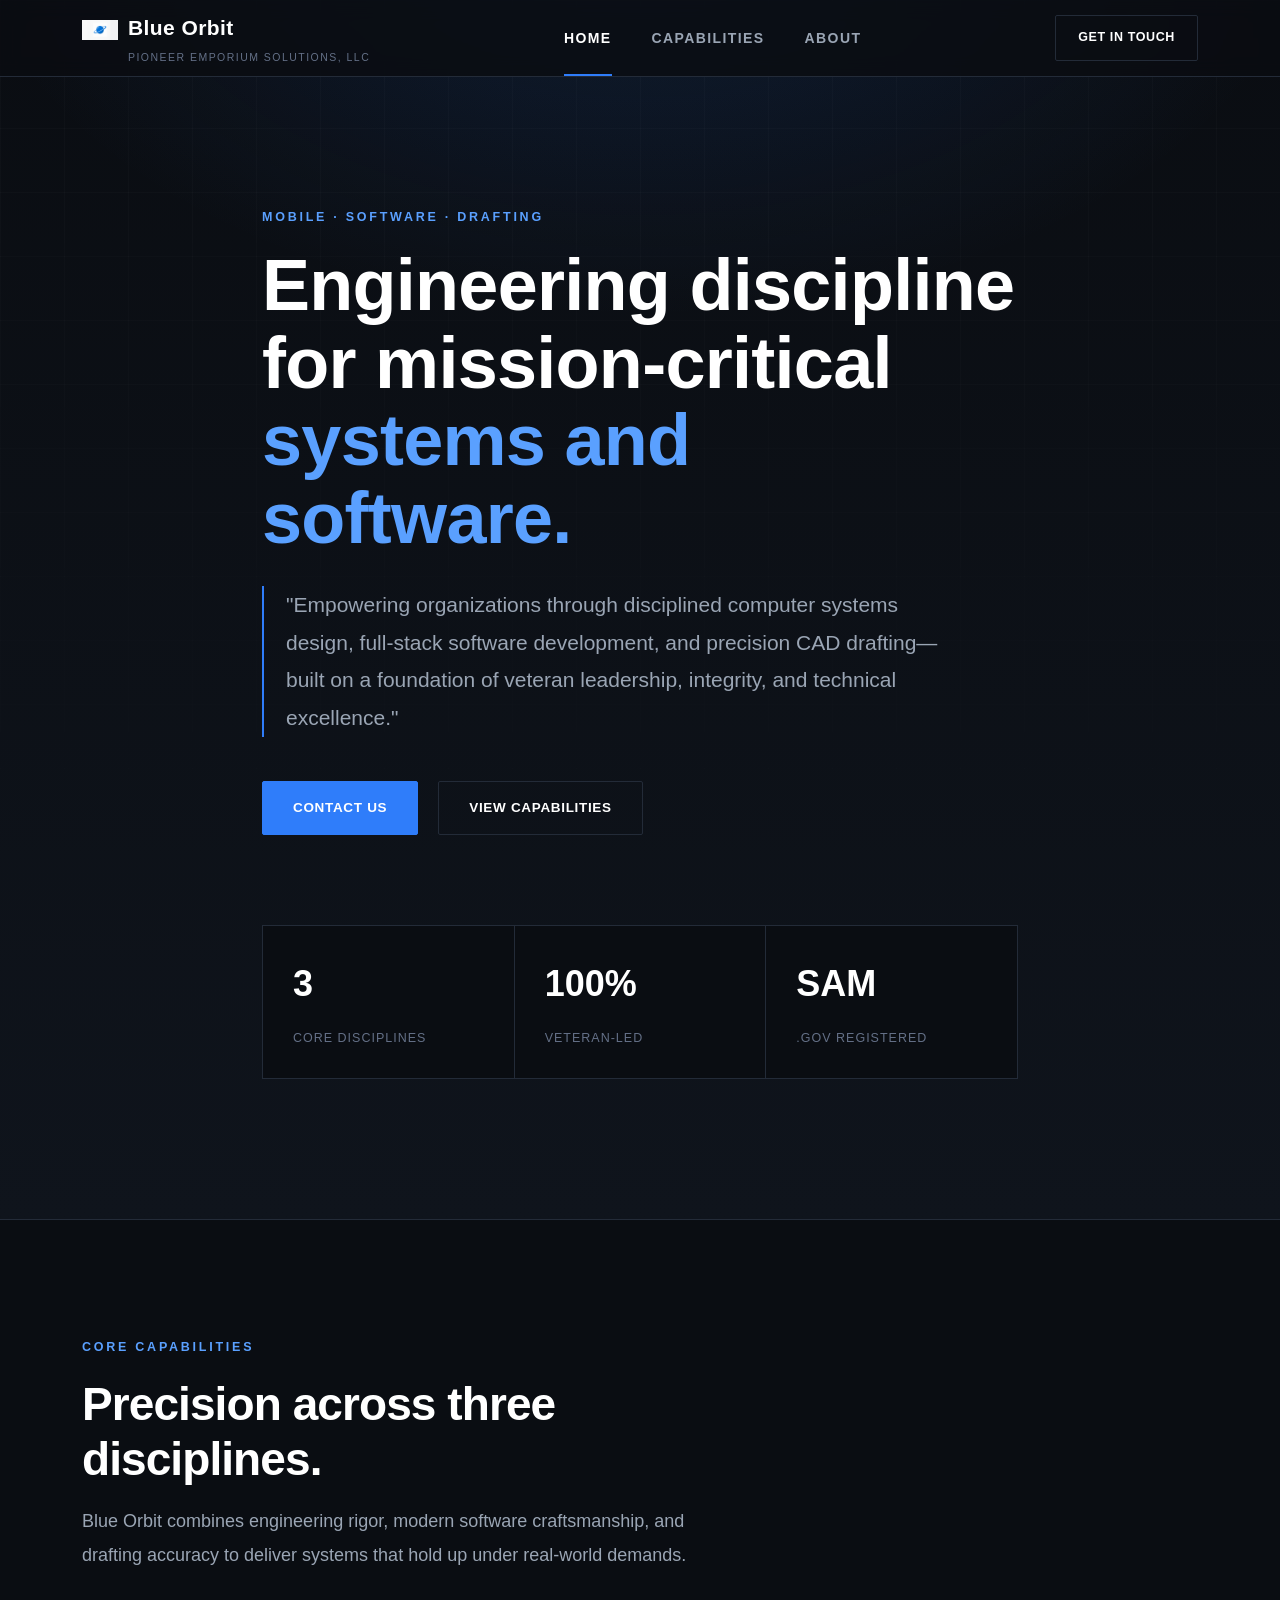
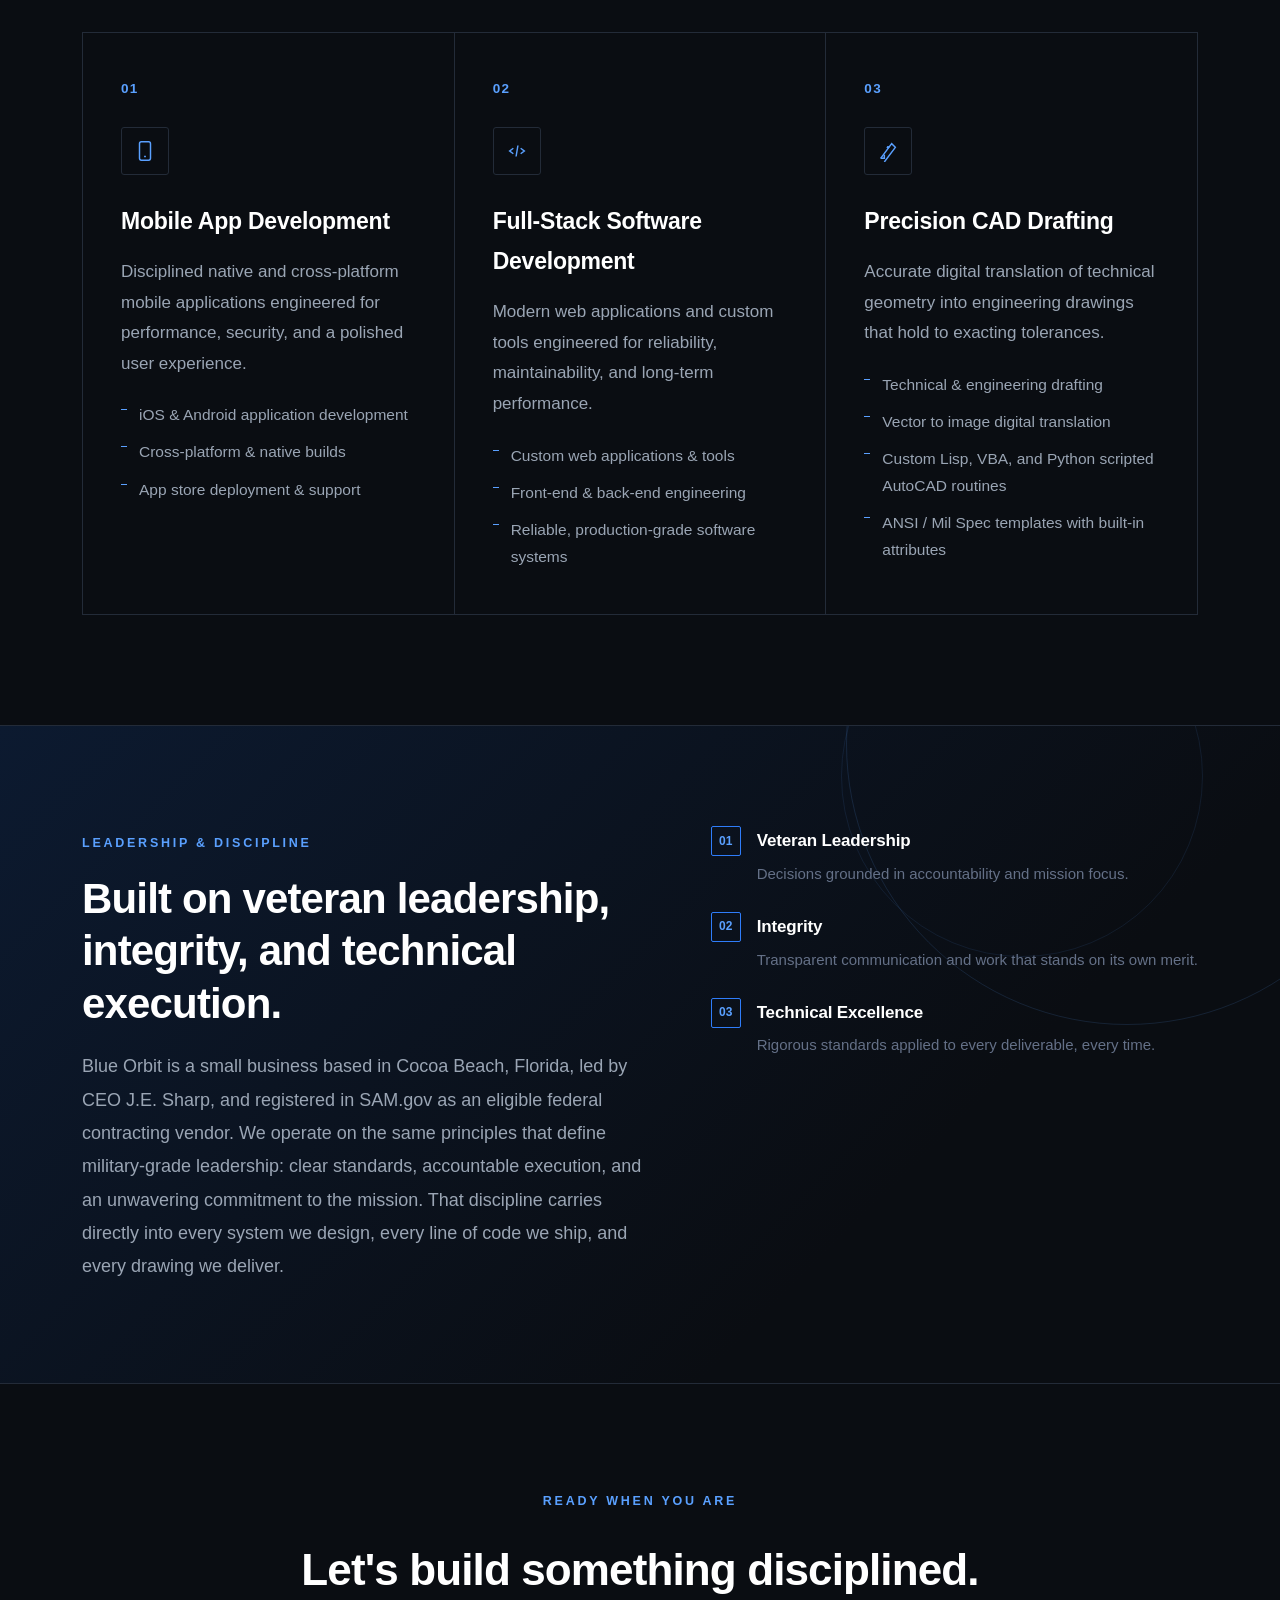
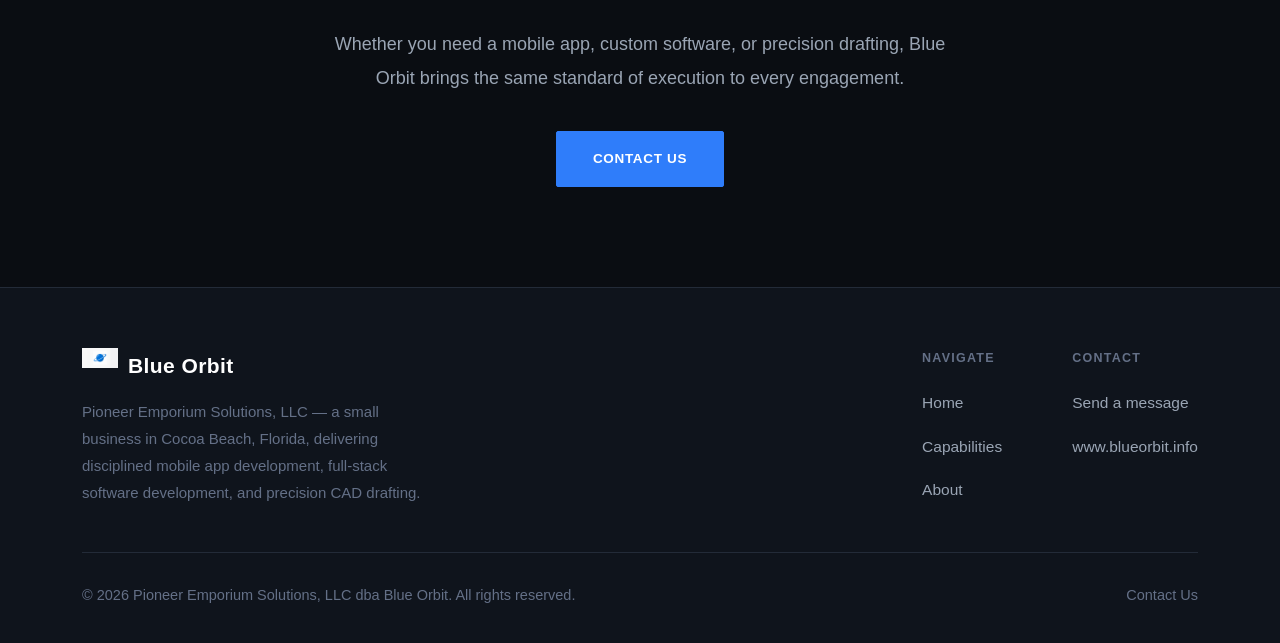
<file: index.html>
<!DOCTYPE html>
<html lang="en">
<head>
<meta charset="UTF-8">
<meta name="viewport" content="width=device-width, initial-scale=1.0">
<title>Blue Orbit | Mobile App Development, Software Development &amp; CAD Drafting</title>
<meta name="description" content="Blue Orbit (Pioneer Emporium Solutions, LLC) is a veteran-led, SAM.gov-registered small business in Cocoa Beach, Florida delivering disciplined mobile app development, full-stack software development, and precision CAD drafting.">
<link rel="icon" href="favicon.png" type="image/png">
<link rel="apple-touch-icon" href="favicon.png">
<link rel="stylesheet" href="styles.css">
</head>
<body>

<header class="site-header">
  <div class="container navbar">
    <a href="index.html" class="brand">
      <span class="brand-mark"><img src="favicon.png" alt=""></span>
      <span>
        Blue Orbit
        <span class="brand-name-sub">Pioneer Emporium Solutions, LLC</span>
      </span>
    </a>

    <nav class="nav-links" id="navLinks">
      <a href="index.html" class="active">Home</a>
      <a href="index.html#capabilities">Capabilities</a>
      <a href="about.html">About</a>
    </nav>

    <div class="nav-cta">
      <a href="about.html#contact" class="btn btn-outline btn-sm">Get in Touch</a>
      <button class="menu-toggle" id="menuToggle" aria-label="Toggle navigation menu" aria-expanded="false">
        <span></span><span></span><span></span>
      </button>
    </div>
  </div>
</header>

<main>

  <section class="hero">
    <div class="container hero-inner">
      <span class="eyebrow">Mobile &middot; Software &middot; Drafting</span>
      <h1>Engineering discipline for mission-critical <span>systems and software.</span></h1>
      <p class="hero-mission">
        "Empowering organizations through disciplined computer systems design, full-stack software development, and precision CAD drafting&mdash;built on a foundation of veteran leadership, integrity, and technical excellence."
      </p>
      <div class="hero-actions">
        <a href="about.html#contact" class="btn btn-primary">Contact Us</a>
        <a href="#capabilities" class="btn btn-outline">View Capabilities</a>
      </div>
      <div class="hero-stats">
        <div class="hero-stat">
          <span class="num">3</span>
          <span class="label">Core Disciplines</span>
        </div>
        <div class="hero-stat">
          <span class="num">100%</span>
          <span class="label">Veteran-Led</span>
        </div>
        <div class="hero-stat">
          <span class="num">SAM</span>
          <span class="label">.gov Registered</span>
        </div>
      </div>
    </div>
  </section>

  <section id="capabilities">
    <div class="container">
      <div class="section-header">
        <span class="eyebrow">Core Capabilities</span>
        <h2>Precision across three disciplines.</h2>
        <p>Blue Orbit combines engineering rigor, modern software craftsmanship, and drafting accuracy to deliver systems that hold up under real-world demands.</p>
      </div>

      <div class="card-grid">
        <div class="card">
          <div class="card-index">01</div>
          <div class="card-icon" aria-hidden="true">
            <svg width="22" height="22" viewBox="0 0 24 24" fill="none" stroke="currentColor" stroke-width="1.6"><rect x="6" y="2" width="12" height="20" rx="2"/><path d="M11 18h2"/></svg>
          </div>
          <h3>Mobile App Development</h3>
          <p>Disciplined native and cross-platform mobile applications engineered for performance, security, and a polished user experience.</p>
          <ul class="card-list">
            <li>iOS &amp; Android application development</li>
            <li>Cross-platform &amp; native builds</li>
            <li>App store deployment &amp; support</li>
          </ul>
        </div>

        <div class="card">
          <div class="card-index">02</div>
          <div class="card-icon" aria-hidden="true">
            <svg width="22" height="22" viewBox="0 0 24 24" fill="none" stroke="currentColor" stroke-width="1.6"><path d="M8 9l-4 3 4 3M16 9l4 3-4 3M13 6l-2 12"/></svg>
          </div>
          <h3>Full-Stack Software Development</h3>
          <p>Modern web applications and custom tools engineered for reliability, maintainability, and long-term performance.</p>
          <ul class="card-list">
            <li>Custom web applications &amp; tools</li>
            <li>Front-end &amp; back-end engineering</li>
            <li>Reliable, production-grade software systems</li>
          </ul>
        </div>

        <div class="card">
          <div class="card-index">03</div>
          <div class="card-icon" aria-hidden="true">
            <svg width="22" height="22" viewBox="0 0 24 24" fill="none" stroke="currentColor" stroke-width="1.6"><path d="M4 20L16 4l4 4L8 24"/><circle cx="12" cy="8" r="1.4" fill="currentColor" stroke="none"/><path d="M4 20h4v-4"/></svg>
          </div>
          <h3>Precision CAD Drafting</h3>
          <p>Accurate digital translation of technical geometry into engineering drawings that hold to exacting tolerances.</p>
          <ul class="card-list">
            <li>Technical &amp; engineering drafting</li>
            <li>Vector to image digital translation</li>
            <li>Custom Lisp, VBA, and Python scripted AutoCAD routines</li>
            <li>ANSI / Mil Spec templates with built-in attributes</li>
          </ul>
        </div>
      </div>
    </div>
  </section>

  <section class="banner">
    <div class="container banner-inner">
      <div class="banner-copy">
        <span class="eyebrow">Leadership &amp; Discipline</span>
        <h2>Built on veteran leadership, integrity, and technical execution.</h2>
        <p>Blue Orbit is a small business based in Cocoa Beach, Florida, led by CEO J.E. Sharp, and registered in SAM.gov as an eligible federal contracting vendor. We operate on the same principles that define military-grade leadership: clear standards, accountable execution, and an unwavering commitment to the mission. That discipline carries directly into every system we design, every line of code we ship, and every drawing we deliver.</p>
      </div>
      <div class="banner-pillars">
        <div class="pillar">
          <div class="pillar-mark">01</div>
          <div>
            <h4>Veteran Leadership</h4>
            <p>Decisions grounded in accountability and mission focus.</p>
          </div>
        </div>
        <div class="pillar">
          <div class="pillar-mark">02</div>
          <div>
            <h4>Integrity</h4>
            <p>Transparent communication and work that stands on its own merit.</p>
          </div>
        </div>
        <div class="pillar">
          <div class="pillar-mark">03</div>
          <div>
            <h4>Technical Excellence</h4>
            <p>Rigorous standards applied to every deliverable, every time.</p>
          </div>
        </div>
      </div>
    </div>
  </section>

  <section class="cta-band">
    <div class="container">
      <span class="eyebrow">Ready When You Are</span>
      <h2>Let's build something disciplined.</h2>
      <p>Whether you need a mobile app, custom software, or precision drafting, Blue Orbit brings the same standard of execution to every engagement.</p>
      <a href="about.html#contact" class="btn btn-primary">Contact Us</a>
    </div>
  </section>

</main>

<footer class="site-footer">
  <div class="container">
    <div class="footer-top">
      <div class="footer-brand">
        <a href="index.html" class="brand">
          <span class="brand-mark"><img src="favicon.png" alt=""></span>
          <span>Blue Orbit</span>
        </a>
        <p>Pioneer Emporium Solutions, LLC &mdash; a small business in Cocoa Beach, Florida, delivering disciplined mobile app development, full-stack software development, and precision CAD drafting.</p>
      </div>
      <div class="footer-cols">
        <div class="footer-col">
          <h5>Navigate</h5>
          <ul>
            <li><a href="index.html">Home</a></li>
            <li><a href="index.html#capabilities">Capabilities</a></li>
            <li><a href="about.html">About</a></li>
          </ul>
        </div>
        <div class="footer-col">
          <h5>Contact</h5>
          <ul>
            <li><a href="about.html#contact">Send a message</a></li>
            <li><a href="https://www.blueorbit.info">www.blueorbit.info</a></li>
          </ul>
        </div>
      </div>
    </div>
    <div class="footer-bottom">
      <span>&copy; 2026 Pioneer Emporium Solutions, LLC dba Blue Orbit. All rights reserved.</span>
      <a href="about.html#contact">Contact Us</a>
    </div>
  </div>
</footer>

<script src="script.js"></script>
</body>
</html>
</file>
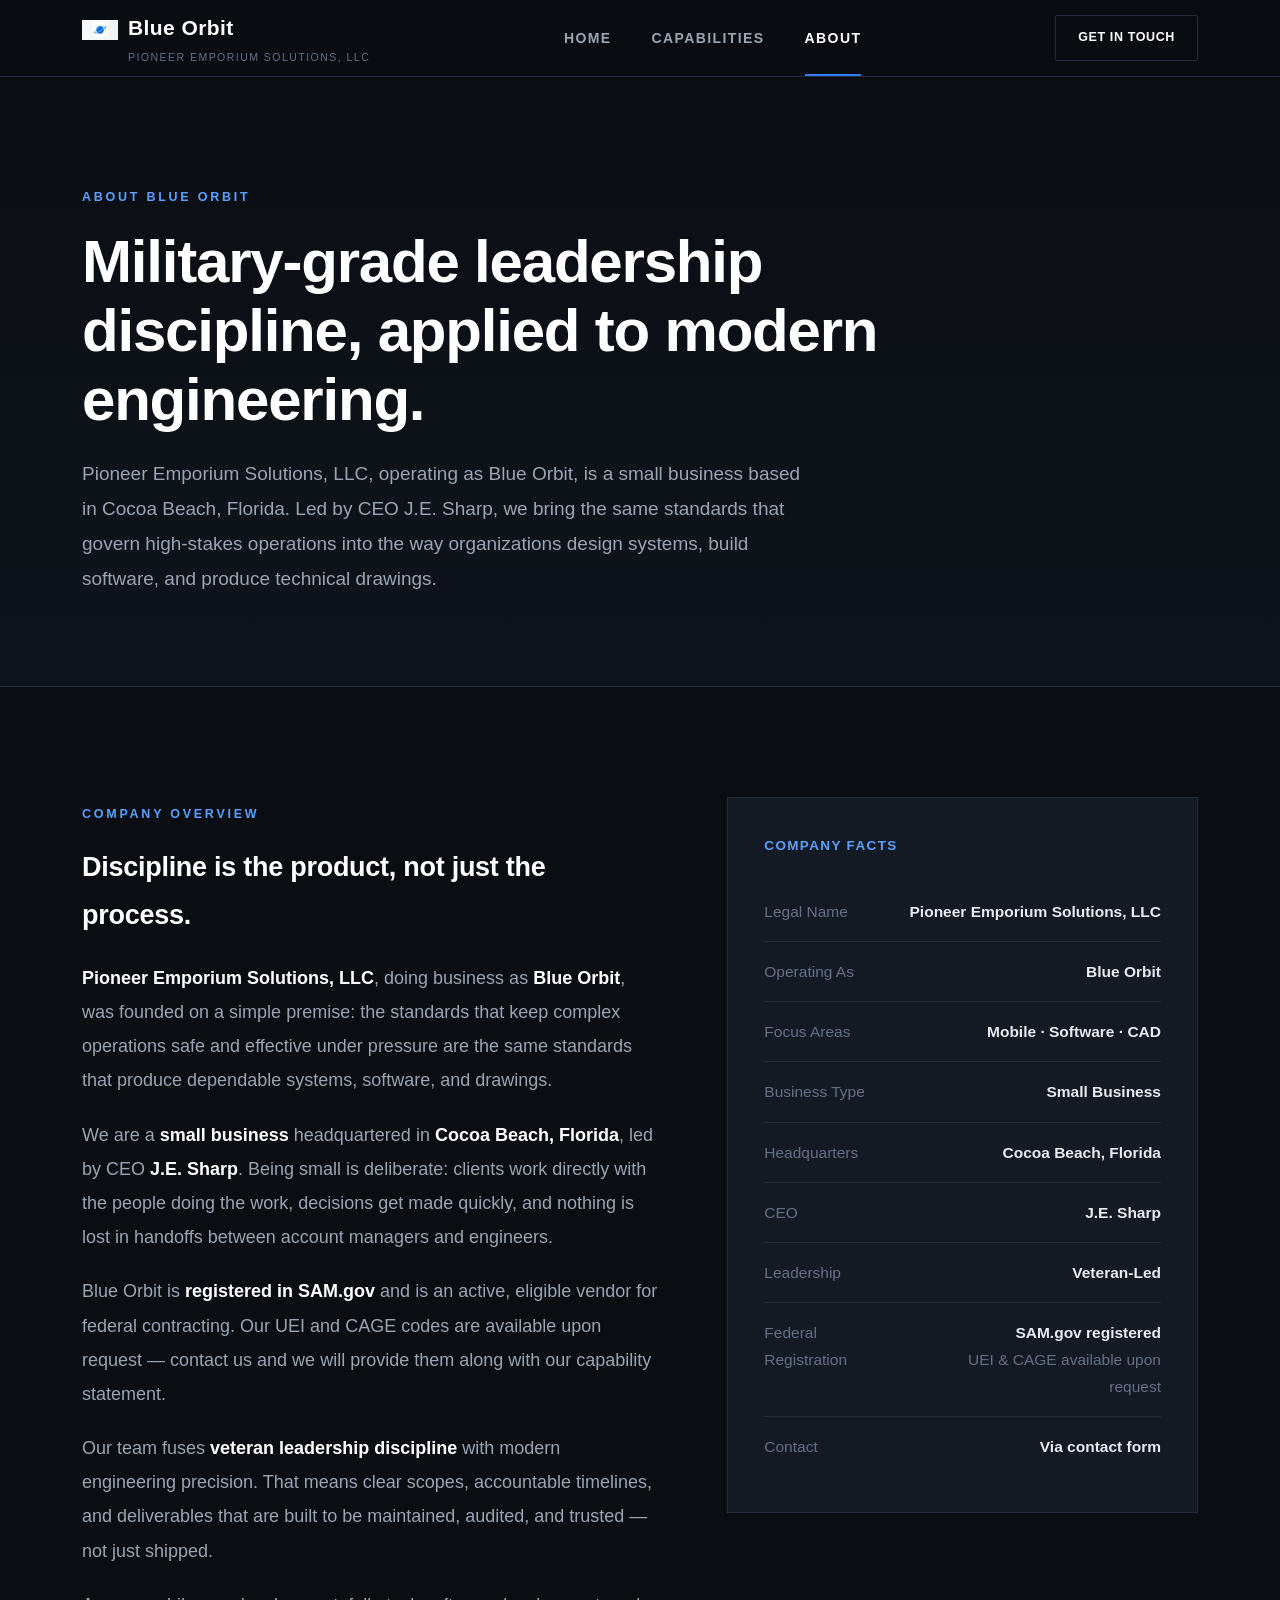
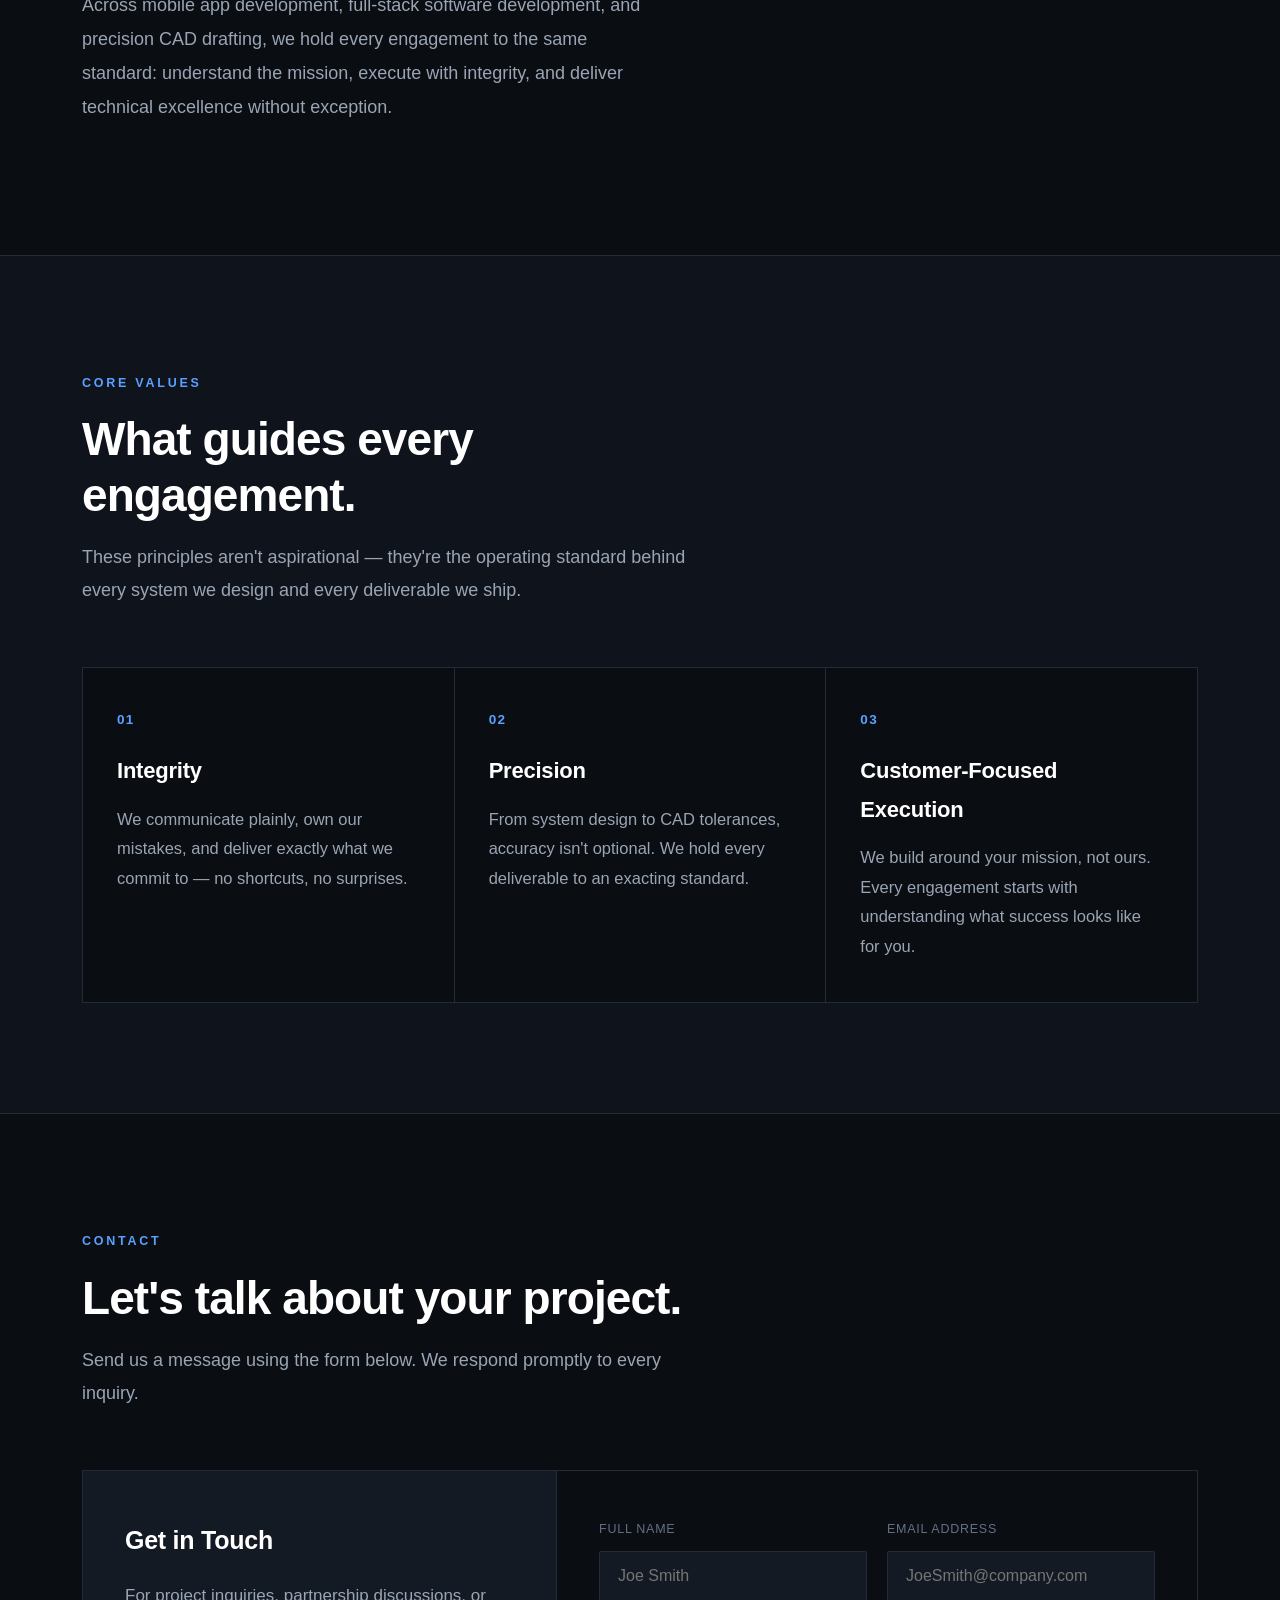
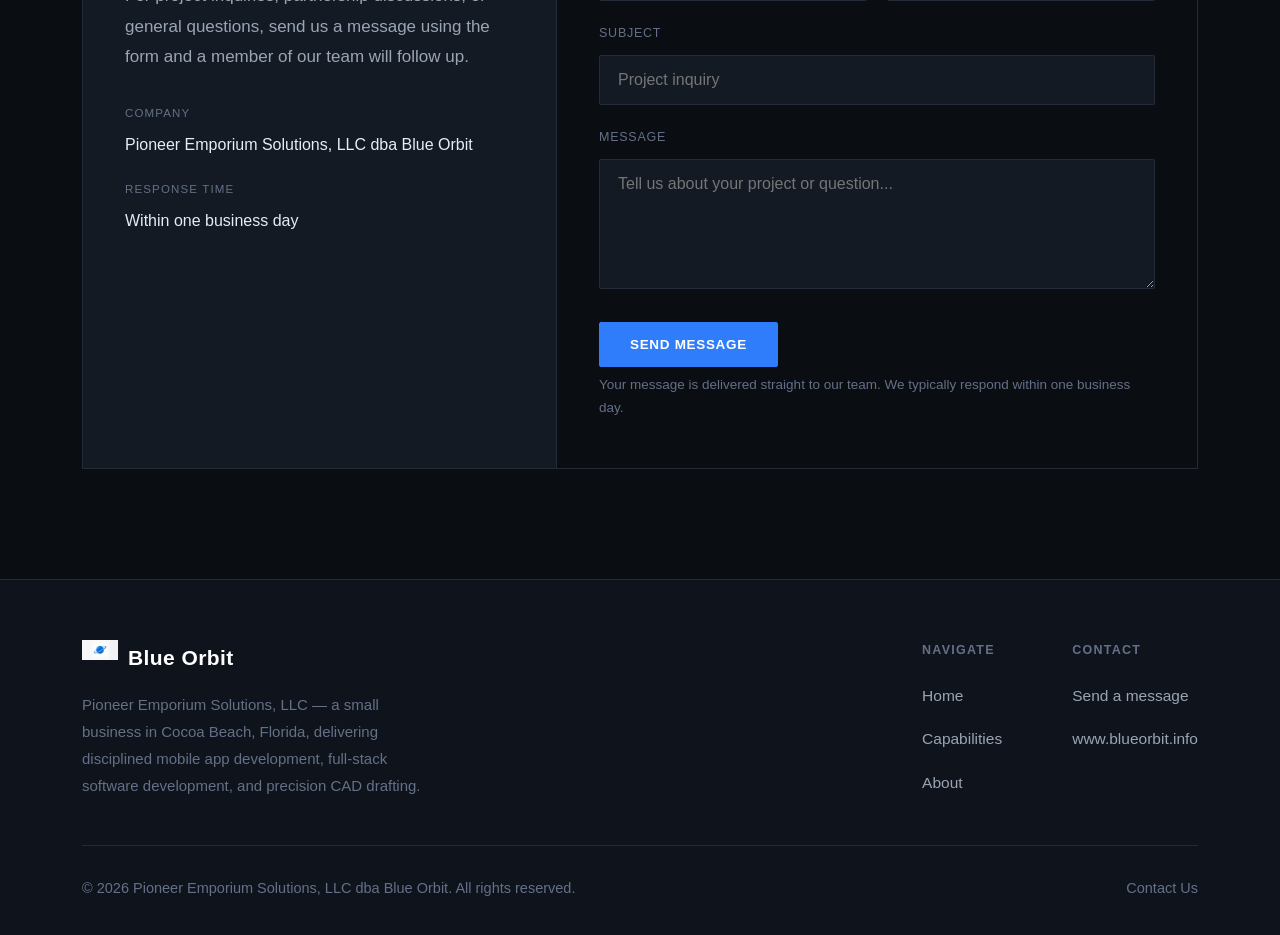
<file: about.html>
<!DOCTYPE html>
<html lang="en">
<head>
<meta charset="UTF-8">
<meta name="viewport" content="width=device-width, initial-scale=1.0">
<title>About &amp; Contact | Blue Orbit</title>
<meta name="description" content="Blue Orbit (Pioneer Emporium Solutions, LLC) is a veteran-led, SAM.gov-registered small business in Cocoa Beach, Florida, led by CEO J.E. Sharp — mobile app development, software development, and precision CAD drafting.">
<link rel="icon" href="favicon.png" type="image/png">
<link rel="apple-touch-icon" href="favicon.png">
<link rel="stylesheet" href="styles.css">
</head>
<body>

<header class="site-header">
  <div class="container navbar">
    <a href="index.html" class="brand">
      <span class="brand-mark"><img src="favicon.png" alt=""></span>
      <span>
        Blue Orbit
        <span class="brand-name-sub">Pioneer Emporium Solutions, LLC</span>
      </span>
    </a>

    <nav class="nav-links" id="navLinks">
      <a href="index.html">Home</a>
      <a href="index.html#capabilities">Capabilities</a>
      <a href="about.html" class="active">About</a>
    </nav>

    <div class="nav-cta">
      <a href="about.html#contact" class="btn btn-outline btn-sm">Get in Touch</a>
      <button class="menu-toggle" id="menuToggle" aria-label="Toggle navigation menu" aria-expanded="false">
        <span></span><span></span><span></span>
      </button>
    </div>
  </div>
</header>

<main>

  <section class="page-hero">
    <div class="container">
      <span class="eyebrow">About Blue Orbit</span>
      <h1>Military-grade leadership discipline, applied to modern engineering.</h1>
      <p>Pioneer Emporium Solutions, LLC, operating as Blue Orbit, is a small business based in Cocoa Beach, Florida. Led by CEO J.E. Sharp, we bring the same standards that govern high-stakes operations into the way organizations design systems, build software, and produce technical drawings.</p>
    </div>
  </section>

  <section>
    <div class="container overview">
      <div class="overview-copy">
        <span class="eyebrow">Company Overview</span>
        <h2 style="margin-bottom: 22px;">Discipline is the product, not just the process.</h2>
        <p><strong>Pioneer Emporium Solutions, LLC</strong>, doing business as <strong>Blue Orbit</strong>, was founded on a simple premise: the standards that keep complex operations safe and effective under pressure are the same standards that produce dependable systems, software, and drawings.</p>
        <p>We are a <strong>small business</strong> headquartered in <strong>Cocoa Beach, Florida</strong>, led by CEO <strong>J.E. Sharp</strong>. Being small is deliberate: clients work directly with the people doing the work, decisions get made quickly, and nothing is lost in handoffs between account managers and engineers.</p>
        <p>Blue Orbit is <strong>registered in SAM.gov</strong> and is an active, eligible vendor for federal contracting. Our UEI and CAGE codes are available upon request &mdash; contact us and we will provide them along with our capability statement.</p>
        <p>Our team fuses <strong>veteran leadership discipline</strong> with modern engineering precision. That means clear scopes, accountable timelines, and deliverables that are built to be maintained, audited, and trusted &mdash; not just shipped.</p>
        <p>Across mobile app development, full-stack software development, and precision CAD drafting, we hold every engagement to the same standard: understand the mission, execute with integrity, and deliver technical excellence without exception.</p>
      </div>

      <div class="fact-panel">
        <h4>Company Facts</h4>
        <div class="fact-row">
          <span class="k">Legal Name</span>
          <span class="v">Pioneer Emporium Solutions, LLC</span>
        </div>
        <div class="fact-row">
          <span class="k">Operating As</span>
          <span class="v">Blue Orbit</span>
        </div>
        <div class="fact-row">
          <span class="k">Focus Areas</span>
          <span class="v">Mobile &middot; Software &middot; CAD</span>
        </div>
        <div class="fact-row">
          <span class="k">Business Type</span>
          <span class="v">Small Business</span>
        </div>
        <div class="fact-row">
          <span class="k">Headquarters</span>
          <span class="v">Cocoa Beach, Florida</span>
        </div>
        <div class="fact-row">
          <span class="k">CEO</span>
          <span class="v">J.E. Sharp</span>
        </div>
        <div class="fact-row">
          <span class="k">Leadership</span>
          <span class="v">Veteran-Led</span>
        </div>
        <div class="fact-row">
          <span class="k">Federal Registration</span>
          <span class="v">SAM.gov registered<br><span style="font-weight: 400; color: var(--color-text-faint);">UEI &amp; CAGE available upon request</span></span>
        </div>
        <div class="fact-row">
          <span class="k">Contact</span>
          <span class="v">Via contact form</span>
        </div>
      </div>
    </div>
  </section>

  <section class="section-alt">
    <div class="container">
      <div class="section-header">
        <span class="eyebrow">Core Values</span>
        <h2>What guides every engagement.</h2>
        <p>These principles aren't aspirational &mdash; they're the operating standard behind every system we design and every deliverable we ship.</p>
      </div>

      <div class="values-grid">
        <div class="value-card">
          <div class="num">01</div>
          <h3>Integrity</h3>
          <p>We communicate plainly, own our mistakes, and deliver exactly what we commit to &mdash; no shortcuts, no surprises.</p>
        </div>
        <div class="value-card">
          <div class="num">02</div>
          <h3>Precision</h3>
          <p>From system design to CAD tolerances, accuracy isn't optional. We hold every deliverable to an exacting standard.</p>
        </div>
        <div class="value-card">
          <div class="num">03</div>
          <h3>Customer-Focused Execution</h3>
          <p>We build around your mission, not ours. Every engagement starts with understanding what success looks like for you.</p>
        </div>
      </div>
    </div>
  </section>

  <section id="contact">
    <div class="container">
      <div class="section-header">
        <span class="eyebrow">Contact</span>
        <h2>Let's talk about your project.</h2>
        <p>Send us a message using the form below. We respond promptly to every inquiry.</p>
      </div>

      <div class="contact-wrap">
        <div class="contact-card">
          <h3>Get in Touch</h3>
          <p>For project inquiries, partnership discussions, or general questions, send us a message using the form and a member of our team will follow up.</p>
          <div class="contact-meta">
            <div class="contact-meta-item">
              <span class="k">Company</span>
              <span class="v">Pioneer Emporium Solutions, LLC dba Blue Orbit</span>
            </div>
            <div class="contact-meta-item">
              <span class="k">Response Time</span>
              <span class="v">Within one business day</span>
            </div>
          </div>
        </div>

        <form class="contact-form" id="contactForm" action="https://formsubmit.co/business@blueorbit.info" method="POST">
          <!-- FormSubmit configuration -->
          <input type="hidden" name="_subject" value="New inquiry from blueorbit.info">
          <input type="hidden" name="_template" value="table">
          <input type="hidden" name="_captcha" value="false">
          <input type="hidden" name="_next" value="https://blueorbit.info/thanks.html">
          <!-- Honeypot: bots fill this in, humans never see it -->
          <input type="text" name="_honey" style="display:none" tabindex="-1" autocomplete="off">

          <div class="form-row">
            <div class="field">
              <label for="name">Full Name</label>
              <input type="text" id="name" name="name" placeholder="Joe Smith" required>
            </div>
            <div class="field">
              <label for="email">Email Address</label>
              <input type="email" id="email" name="email" placeholder="JoeSmith@company.com" required>
            </div>
          </div>
          <div class="field">
            <label for="subject">Subject</label>
            <input type="text" id="subject" name="subject" placeholder="Project inquiry">
          </div>
          <div class="field">
            <label for="message">Message</label>
            <textarea id="message" name="message" placeholder="Tell us about your project or question..." required></textarea>
          </div>
          <button type="submit" class="btn btn-primary">Send Message</button>
          <p class="form-note">Your message is delivered straight to our team. We typically respond within one business day.</p>
        </form>
      </div>
    </div>
  </section>

</main>

<footer class="site-footer">
  <div class="container">
    <div class="footer-top">
      <div class="footer-brand">
        <a href="index.html" class="brand">
          <span class="brand-mark"><img src="favicon.png" alt=""></span>
          <span>Blue Orbit</span>
        </a>
        <p>Pioneer Emporium Solutions, LLC &mdash; a small business in Cocoa Beach, Florida, delivering disciplined mobile app development, full-stack software development, and precision CAD drafting.</p>
      </div>
      <div class="footer-cols">
        <div class="footer-col">
          <h5>Navigate</h5>
          <ul>
            <li><a href="index.html">Home</a></li>
            <li><a href="index.html#capabilities">Capabilities</a></li>
            <li><a href="about.html">About</a></li>
          </ul>
        </div>
        <div class="footer-col">
          <h5>Contact</h5>
          <ul>
            <li><a href="about.html#contact">Send a message</a></li>
            <li><a href="https://www.blueorbit.info">www.blueorbit.info</a></li>
          </ul>
        </div>
      </div>
    </div>
    <div class="footer-bottom">
      <span>&copy; 2026 Pioneer Emporium Solutions, LLC dba Blue Orbit. All rights reserved.</span>
      <a href="about.html#contact">Contact Us</a>
    </div>
  </div>
</footer>

<script src="script.js"></script>
</body>
</html>
</file>
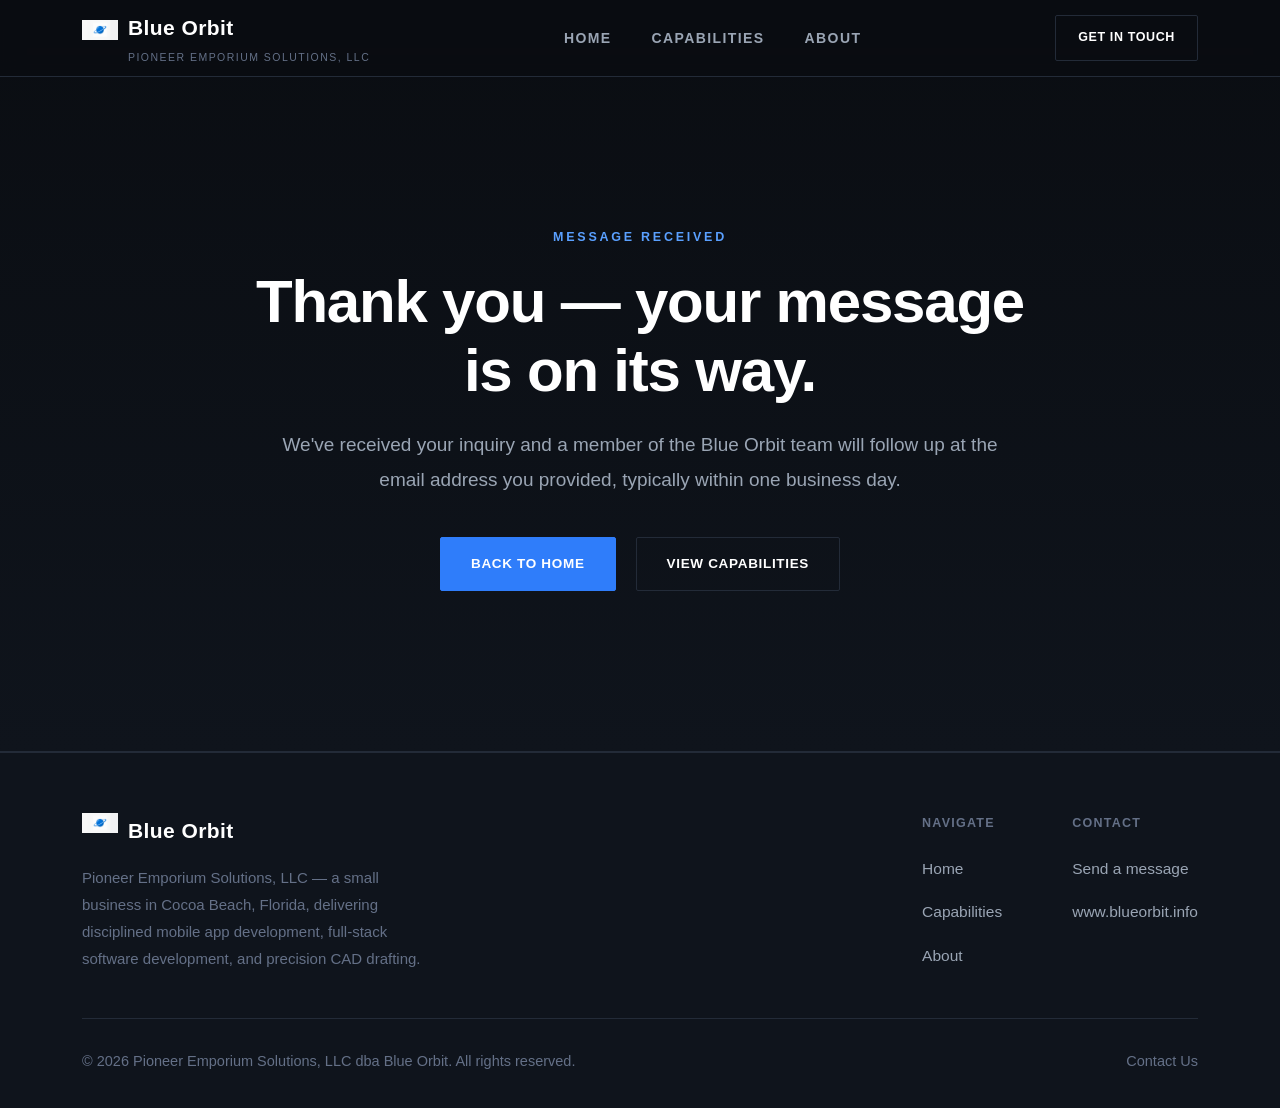
<file: thanks.html>
<!DOCTYPE html>
<html lang="en">
<head>
<meta charset="UTF-8">
<meta name="viewport" content="width=device-width, initial-scale=1.0">
<title>Message Received | Blue Orbit</title>
<meta name="description" content="Thank you for contacting Blue Orbit. We have received your message and will respond shortly.">
<meta name="robots" content="noindex">
<link rel="icon" href="favicon.png" type="image/png">
<link rel="apple-touch-icon" href="favicon.png">
<link rel="stylesheet" href="styles.css">
</head>
<body>

<header class="site-header">
  <div class="container navbar">
    <a href="index.html" class="brand">
      <span class="brand-mark"><img src="favicon.png" alt=""></span>
      <span>
        Blue Orbit
        <span class="brand-name-sub">Pioneer Emporium Solutions, LLC</span>
      </span>
    </a>

    <nav class="nav-links" id="navLinks">
      <a href="index.html">Home</a>
      <a href="index.html#capabilities">Capabilities</a>
      <a href="about.html">About</a>
    </nav>

    <div class="nav-cta">
      <a href="about.html#contact" class="btn btn-outline btn-sm">Get in Touch</a>
      <button class="menu-toggle" id="menuToggle" aria-label="Toggle navigation menu" aria-expanded="false">
        <span></span><span></span><span></span>
      </button>
    </div>
  </div>
</header>

<main>
  <section class="page-hero" style="padding: 220px 0 160px; text-align: center;">
    <div class="container">
      <span class="eyebrow">Message Received</span>
      <h1 style="max-width: 820px; margin-left: auto; margin-right: auto;">Thank you &mdash; your message is on its way.</h1>
      <p style="margin-left: auto; margin-right: auto;">
        We've received your inquiry and a member of the Blue Orbit team will follow up at the email address you provided, typically within one business day.
      </p>
      <div style="margin-top: 40px; display: flex; gap: 20px; justify-content: center; flex-wrap: wrap;">
        <a href="index.html" class="btn btn-primary">Back to Home</a>
        <a href="index.html#capabilities" class="btn btn-outline">View Capabilities</a>
      </div>
    </div>
  </section>
</main>

<footer class="site-footer">
  <div class="container">
    <div class="footer-top">
      <div class="footer-brand">
        <a href="index.html" class="brand">
          <span class="brand-mark"><img src="favicon.png" alt=""></span>
          <span>Blue Orbit</span>
        </a>
        <p>Pioneer Emporium Solutions, LLC &mdash; a small business in Cocoa Beach, Florida, delivering disciplined mobile app development, full-stack software development, and precision CAD drafting.</p>
      </div>
      <div class="footer-cols">
        <div class="footer-col">
          <h5>Navigate</h5>
          <ul>
            <li><a href="index.html">Home</a></li>
            <li><a href="index.html#capabilities">Capabilities</a></li>
            <li><a href="about.html">About</a></li>
          </ul>
        </div>
        <div class="footer-col">
          <h5>Contact</h5>
          <ul>
            <li><a href="about.html#contact">Send a message</a></li>
            <li><a href="https://www.blueorbit.info">www.blueorbit.info</a></li>
          </ul>
        </div>
      </div>
    </div>
    <div class="footer-bottom">
      <span>&copy; 2026 Pioneer Emporium Solutions, LLC dba Blue Orbit. All rights reserved.</span>
      <a href="about.html#contact">Contact Us</a>
    </div>
  </div>
</footer>

<script src="script.js"></script>
</body>
</html>
</file>
<file: styles.css>
/* ==========================================================================
   Blue Orbit — Pioneer Emporium Solutions, LLC
   Global Stylesheet
   ========================================================================== */

:root {
  --color-bg: #0a0d12;
  --color-bg-alt: #0f141c;
  --color-surface: #141a24;
  --color-surface-border: #232b38;
  --color-accent: #2f7dfa;
  --color-accent-bright: #5aa0ff;
  --color-accent-dim: rgba(47, 125, 250, 0.12);
  --color-text: #e8ecf2;
  --color-text-muted: #9aa5b4;
  --color-text-faint: #647087;
  --color-white: #ffffff;
  /* Native system fonts — no external requests, nothing loaded from third
     parties, and each OS renders its own most-legible typeface:
     San Francisco on iPhone/Mac, Roboto on Android, Segoe UI on Windows. */
  --font-display: -apple-system, BlinkMacSystemFont, "Segoe UI", Roboto, "Helvetica Neue", Arial, sans-serif;
  --font-body: -apple-system, BlinkMacSystemFont, "Segoe UI", Roboto, "Helvetica Neue", Arial, sans-serif;
  --max-width: 1180px;
  --transition: 0.25s ease;
}

* {
  margin: 0;
  padding: 0;
  box-sizing: border-box;
}

html {
  scroll-behavior: smooth;
  /* Stop iOS Safari from inflating text in landscape orientation */
  -webkit-text-size-adjust: 100%;
  text-size-adjust: 100%;
}

body {
  background-color: var(--color-bg);
  color: var(--color-text);
  font-family: var(--font-body);
  font-size: 18px;
  line-height: 1.75;
  -webkit-font-smoothing: antialiased;
  overflow-x: hidden;
}

img {
  max-width: 100%;
  display: block;
}

a {
  color: inherit;
  text-decoration: none;
}

ul {
  list-style: none;
}

.container {
  width: 100%;
  max-width: var(--max-width);
  margin: 0 auto;
  padding: 0 32px;
}

.eyebrow {
  display: inline-block;
  font-size: 12.5px;
  font-weight: 700;
  letter-spacing: 0.22em;
  text-transform: uppercase;
  color: var(--color-accent-bright);
  margin-bottom: 18px;
}

h1, h2, h3, h4 {
  font-family: var(--font-display);
  font-weight: 700;
  letter-spacing: -0.01em;
  color: var(--color-white);
}

/* ==========================================================================
   Navigation
   ========================================================================== */

.site-header {
  position: fixed;
  top: 0;
  left: 0;
  right: 0;
  z-index: 1000;
  background: rgba(10, 13, 18, 0.82);
  backdrop-filter: blur(10px);
  -webkit-backdrop-filter: blur(10px);
  border-bottom: 1px solid var(--color-surface-border);
  transition: background var(--transition);
}

.navbar {
  display: flex;
  align-items: center;
  justify-content: space-between;
  height: 76px;
}

.brand {
  display: flex;
  align-items: center;
  gap: 10px;
  font-family: var(--font-display);
  font-weight: 700;
  font-size: 21px;
  color: var(--color-white);
  letter-spacing: 0.02em;
}

.brand-mark {
  width: 36px;
  height: 36px;
  flex-shrink: 0;
  display: block;
}

.brand-name-sub {
  display: block;
  font-size: 10.5px;
  font-weight: 500;
  letter-spacing: 0.14em;
  text-transform: uppercase;
  color: var(--color-text-faint);
  margin-top: 1px;
}

.nav-links {
  display: flex;
  align-items: center;
  gap: 40px;
}

.nav-links a {
  font-size: 14px;
  font-weight: 700;
  text-transform: uppercase;
  color: var(--color-text-muted);
  letter-spacing: 0.1em;
  transition: color var(--transition);
  position: relative;
}

.nav-links a:hover,
.nav-links a.active {
  color: var(--color-white);
}

.nav-links a.active::after {
  content: "";
  position: absolute;
  left: 0;
  right: 0;
  bottom: -26px;
  height: 2px;
  background: var(--color-accent);
}

.nav-cta {
  display: flex;
  align-items: center;
  gap: 24px;
}

.btn {
  display: inline-flex;
  align-items: center;
  justify-content: center;
  gap: 8px;
  padding: 14px 30px;
  font-size: 13.5px;
  font-weight: 700;
  letter-spacing: 0.05em;
  text-transform: uppercase;
  border-radius: 2px;
  border: 1px solid transparent;
  cursor: pointer;
  transition: all var(--transition);
  white-space: nowrap;
}

.btn-primary {
  background: var(--color-accent);
  color: var(--color-white);
  border-color: var(--color-accent);
}

.btn-primary:hover {
  background: var(--color-accent-bright);
  border-color: var(--color-accent-bright);
  transform: translateY(-1px);
}

.btn-outline {
  background: transparent;
  color: var(--color-white);
  border-color: var(--color-surface-border);
}

.btn-outline:hover {
  border-color: var(--color-accent-bright);
  color: var(--color-accent-bright);
}

.btn-sm {
  padding: 11px 22px;
  font-size: 12.5px;
}

.menu-toggle {
  display: none;
  flex-direction: column;
  gap: 5px;
  background: none;
  border: none;
  cursor: pointer;
  padding: 8px;
}

.menu-toggle span {
  width: 24px;
  height: 2px;
  background: var(--color-white);
  transition: all var(--transition);
}

/* ==========================================================================
   Hero
   ========================================================================== */

.hero {
  position: relative;
  padding: 200px 0 140px;
  background:
    radial-gradient(ellipse 90% 60% at 50% -10%, rgba(47, 125, 250, 0.16), transparent 60%),
    linear-gradient(180deg, var(--color-bg) 0%, var(--color-bg-alt) 100%);
  border-bottom: 1px solid var(--color-surface-border);
  overflow: hidden;
}

.hero::before {
  content: "";
  position: absolute;
  inset: 0;
  background-image:
    linear-gradient(rgba(255, 255, 255, 0.025) 1px, transparent 1px),
    linear-gradient(90deg, rgba(255, 255, 255, 0.025) 1px, transparent 1px);
  background-size: 64px 64px;
  mask-image: linear-gradient(180deg, black, transparent 80%);
  pointer-events: none;
}

.hero-inner {
  position: relative;
  max-width: 820px;
}

.hero h1 {
  font-size: clamp(42px, 5.8vw, 72px);
  line-height: 1.08;
  margin-bottom: 28px;
}

.hero h1 span {
  color: var(--color-accent-bright);
}

.hero-mission {
  font-size: 21px;
  line-height: 1.8;
  color: var(--color-text-muted);
  max-width: 700px;
  margin-bottom: 44px;
  border-left: 2px solid var(--color-accent);
  padding-left: 22px;
}

.hero-actions {
  display: flex;
  align-items: center;
  gap: 20px;
  flex-wrap: wrap;
}

.hero-note {
  font-size: 14px;
  color: var(--color-text-faint);
  letter-spacing: 0.03em;
}

.hero-stats {
  position: relative;
  margin-top: 90px;
  display: grid;
  grid-template-columns: repeat(3, 1fr);
  gap: 1px;
  background: var(--color-surface-border);
  border: 1px solid var(--color-surface-border);
}

.hero-stat {
  background: var(--color-bg);
  padding: 26px 30px;
}

.hero-stat .num {
  display: block;
  font-family: var(--font-display);
  font-size: 36px;
  font-weight: 700;
  color: var(--color-white);
  margin-bottom: 6px;
}

.hero-stat .label {
  font-size: 12.5px;
  letter-spacing: 0.08em;
  text-transform: uppercase;
  color: var(--color-text-faint);
}

/* ==========================================================================
   Section Scaffolding
   ========================================================================== */

section {
  padding: 110px 0;
}

.section-header {
  max-width: 640px;
  margin-bottom: 60px;
}

.section-header h2 {
  font-size: clamp(32px, 3.8vw, 46px);
  font-weight: 600;
  letter-spacing: -0.02em;
  margin-bottom: 18px;
  line-height: 1.2;
}

.section-header p {
  color: var(--color-text-muted);
  font-size: 18px;
  line-height: 1.85;
}

.section-alt {
  background: var(--color-bg-alt);
  border-top: 1px solid var(--color-surface-border);
  border-bottom: 1px solid var(--color-surface-border);
}

/* ==========================================================================
   Capability / Service Cards
   ========================================================================== */

.card-grid {
  display: grid;
  grid-template-columns: repeat(3, 1fr);
  gap: 1px;
  background: var(--color-surface-border);
  border: 1px solid var(--color-surface-border);
}

.card {
  background: var(--color-bg);
  padding: 44px 38px;
  transition: background var(--transition);
  position: relative;
}

.card:hover {
  background: var(--color-surface);
}

.card-index {
  font-family: var(--font-display);
  font-size: 13.5px;
  font-weight: 700;
  color: var(--color-accent-bright);
  letter-spacing: 0.1em;
  margin-bottom: 26px;
}

.card-icon {
  width: 48px;
  height: 48px;
  border: 1px solid var(--color-surface-border);
  border-radius: 3px;
  display: flex;
  align-items: center;
  justify-content: center;
  margin-bottom: 26px;
  color: var(--color-accent-bright);
}

.card h3 {
  font-size: 23px;
  margin-bottom: 16px;
}

.card p {
  color: var(--color-text-muted);
  font-size: 17px;
  line-height: 1.8;
  margin-bottom: 22px;
}

.card-list {
  display: flex;
  flex-direction: column;
  gap: 10px;
}

.card-list li {
  font-size: 15.5px;
  color: var(--color-text-muted);
  padding-left: 18px;
  position: relative;
}

.card-list li::before {
  content: "";
  position: absolute;
  left: 0;
  top: 8px;
  width: 6px;
  height: 1px;
  background: var(--color-accent-bright);
}

/* ==========================================================================
   Leadership Banner
   ========================================================================== */

.banner {
  position: relative;
  background: linear-gradient(135deg, #0c1a30 0%, #0a0d12 70%);
  border-top: 1px solid var(--color-surface-border);
  border-bottom: 1px solid var(--color-surface-border);
  padding: 100px 0;
  overflow: hidden;
}

.banner::before {
  content: "";
  position: absolute;
  top: -40%;
  right: -10%;
  width: 560px;
  height: 560px;
  border: 1px solid rgba(90, 160, 255, 0.14);
  border-radius: 50%;
}

.banner::after {
  content: "";
  position: absolute;
  top: -20%;
  right: 6%;
  width: 360px;
  height: 360px;
  border: 1px solid rgba(90, 160, 255, 0.1);
  border-radius: 50%;
}

.banner-inner {
  position: relative;
  display: flex;
  align-items: flex-start;
  justify-content: space-between;
  gap: 60px;
  flex-wrap: wrap;
}

.banner-copy {
  max-width: 560px;
}

.banner-copy h2 {
  font-size: clamp(30px, 3.6vw, 42px);
  font-weight: 600;
  letter-spacing: -0.02em;
  margin-bottom: 20px;
  line-height: 1.25;
}

.banner-copy p {
  color: var(--color-text-muted);
  font-size: 18px;
  line-height: 1.85;
}

.banner-pillars {
  display: flex;
  flex-direction: column;
  gap: 26px;
  min-width: 280px;
}

.pillar {
  display: flex;
  gap: 16px;
  align-items: flex-start;
}

.pillar-mark {
  width: 30px;
  height: 30px;
  flex-shrink: 0;
  border: 1px solid var(--color-accent);
  color: var(--color-accent-bright);
  display: flex;
  align-items: center;
  justify-content: center;
  font-size: 12px;
  font-weight: 700;
  border-radius: 2px;
}

.pillar h4 {
  font-size: 17px;
  margin-bottom: 6px;
}

.pillar p {
  font-size: 15px;
  color: var(--color-text-faint);
  line-height: 1.6;
}

/* ==========================================================================
   CTA Band
   ========================================================================== */

.cta-band {
  padding: 100px 0;
  text-align: center;
}

.cta-band h2 {
  font-size: clamp(30px, 3.8vw, 44px);
  font-weight: 600;
  letter-spacing: -0.02em;
  margin-bottom: 20px;
}

.cta-band p {
  color: var(--color-text-muted);
  max-width: 620px;
  margin: 0 auto 36px;
  font-size: 18px;
  line-height: 1.85;
}

.cta-band .btn {
  padding: 15px 36px;
}

/* ==========================================================================
   About Page — Overview
   ========================================================================== */

.page-hero {
  padding: 180px 0 90px;
  background: linear-gradient(180deg, var(--color-bg) 0%, var(--color-bg-alt) 100%);
  border-bottom: 1px solid var(--color-surface-border);
}

.page-hero h1 {
  font-size: clamp(38px, 5vw, 60px);
  font-weight: 600;
  letter-spacing: -0.02em;
  line-height: 1.15;
  max-width: 820px;
  margin-bottom: 22px;
}

.page-hero p {
  color: var(--color-text-muted);
  font-size: 19px;
  max-width: 720px;
  line-height: 1.85;
}

.overview {
  display: grid;
  grid-template-columns: 1.1fr 0.9fr;
  gap: 70px;
  align-items: start;
}

.overview-copy p {
  color: var(--color-text-muted);
  font-size: 18px;
  line-height: 1.9;
  margin-bottom: 20px;
}

.overview-copy strong {
  color: var(--color-white);
}

.fact-panel {
  background: var(--color-surface);
  border: 1px solid var(--color-surface-border);
  padding: 36px;
}

.fact-panel h4 {
  font-size: 13.5px;
  letter-spacing: 0.1em;
  text-transform: uppercase;
  color: var(--color-accent-bright);
  margin-bottom: 24px;
}

.fact-row {
  display: flex;
  justify-content: space-between;
  gap: 16px;
  padding: 16px 0;
  border-top: 1px solid var(--color-surface-border);
  font-size: 15.5px;
}

.fact-row:first-of-type {
  border-top: none;
}

.fact-row .k {
  color: var(--color-text-faint);
}

.fact-row .v {
  color: var(--color-text);
  font-weight: 600;
  text-align: right;
}

/* ==========================================================================
   Values Grid
   ========================================================================== */

.values-grid {
  display: grid;
  grid-template-columns: repeat(3, 1fr);
  gap: 1px;
  background: var(--color-surface-border);
  border: 1px solid var(--color-surface-border);
}

.value-card {
  background: var(--color-bg);
  padding: 40px 34px;
}

.value-card .num {
  font-family: var(--font-display);
  font-size: 13.5px;
  font-weight: 700;
  color: var(--color-accent-bright);
  letter-spacing: 0.1em;
  margin-bottom: 20px;
}

.value-card h3 {
  font-size: 22px;
  margin-bottom: 14px;
}

.value-card p {
  color: var(--color-text-muted);
  font-size: 16.5px;
  line-height: 1.8;
}

/* ==========================================================================
   Contact Section
   ========================================================================== */

.contact-wrap {
  display: grid;
  grid-template-columns: 0.85fr 1.15fr;
  gap: 1px;
  background: var(--color-surface-border);
  border: 1px solid var(--color-surface-border);
}

.contact-card {
  background: var(--color-surface);
  padding: 48px 42px;
}

.contact-card h3 {
  font-size: 25px;
  margin-bottom: 18px;
}

.contact-card p {
  color: var(--color-text-muted);
  font-size: 17px;
  line-height: 1.8;
  margin-bottom: 30px;
}

.contact-email {
  display: inline-flex;
  align-items: center;
  gap: 10px;
  font-size: 17.5px;
  font-weight: 700;
  color: var(--color-white);
  padding: 18px 22px;
  border: 1px solid var(--color-surface-border);
  background: var(--color-bg);
  transition: border-color var(--transition), color var(--transition);
  margin-bottom: 36px;
  word-break: break-all;
}

.contact-email:hover {
  border-color: var(--color-accent);
  color: var(--color-accent-bright);
}

.contact-meta {
  display: flex;
  flex-direction: column;
  gap: 18px;
}

.contact-meta-item .k {
  display: block;
  font-size: 11.5px;
  letter-spacing: 0.1em;
  text-transform: uppercase;
  color: var(--color-text-faint);
  margin-bottom: 6px;
}

.contact-meta-item .v {
  font-size: 16px;
  color: var(--color-text);
}

.contact-form {
  background: var(--color-bg);
  padding: 48px 42px;
}

.form-row {
  display: grid;
  grid-template-columns: 1fr 1fr;
  gap: 20px;
}

.field {
  margin-bottom: 22px;
}

.field label {
  display: block;
  font-size: 12.5px;
  letter-spacing: 0.06em;
  text-transform: uppercase;
  color: var(--color-text-faint);
  margin-bottom: 10px;
}

.field input,
.field textarea {
  width: 100%;
  background: var(--color-surface);
  border: 1px solid var(--color-surface-border);
  color: var(--color-text);
  padding: 15px 18px;
  font-size: 16px;
  font-family: var(--font-body);
  border-radius: 2px;
  transition: border-color var(--transition);
}

.field input:focus,
.field textarea:focus {
  outline: none;
  border-color: var(--color-accent);
}

.field textarea {
  resize: vertical;
  min-height: 130px;
}

.form-note {
  font-size: 13.5px;
  color: var(--color-text-faint);
  margin-top: 6px;
}

/* ==========================================================================
   Footer
   ========================================================================== */

.site-footer {
  border-top: 1px solid var(--color-surface-border);
  padding: 60px 0 34px;
  background: var(--color-bg-alt);
}

.footer-top {
  display: flex;
  justify-content: space-between;
  gap: 40px;
  flex-wrap: wrap;
  margin-bottom: 46px;
}

.footer-brand .brand {
  margin-bottom: 14px;
}

.footer-brand p {
  color: var(--color-text-faint);
  font-size: 15px;
  max-width: 340px;
  line-height: 1.8;
}

.footer-cols {
  display: flex;
  gap: 70px;
  flex-wrap: wrap;
}

.footer-col h5 {
  font-size: 12.5px;
  letter-spacing: 0.1em;
  text-transform: uppercase;
  color: var(--color-text-faint);
  margin-bottom: 18px;
}

.footer-col ul {
  display: flex;
  flex-direction: column;
  gap: 12px;
}

.footer-col a {
  font-size: 15.5px;
  color: var(--color-text-muted);
  transition: color var(--transition);
}

.footer-col a:hover {
  color: var(--color-accent-bright);
}

.footer-bottom {
  display: flex;
  justify-content: space-between;
  align-items: center;
  gap: 20px;
  flex-wrap: wrap;
  padding-top: 30px;
  border-top: 1px solid var(--color-surface-border);
  font-size: 14.5px;
  color: var(--color-text-faint);
}

/* ==========================================================================
   Responsive
   ========================================================================== */

@media (max-width: 900px) {
  .card-grid,
  .values-grid {
    grid-template-columns: 1fr;
  }

  .overview {
    grid-template-columns: 1fr;
  }

  .contact-wrap {
    grid-template-columns: 1fr;
  }

  .hero-stats {
    grid-template-columns: 1fr;
  }

  .banner-inner {
    flex-direction: column;
  }
}

@media (max-width: 760px) {
  .menu-toggle {
    display: flex;
  }

  .nav-links {
    position: fixed;
    top: 76px;
    left: 0;
    right: 0;
    background: var(--color-bg);
    border-bottom: 1px solid var(--color-surface-border);
    flex-direction: column;
    align-items: flex-start;
    gap: 0;
    padding: 10px 32px 26px;
    transform: translateY(-12px);
    opacity: 0;
    visibility: hidden;
    transition: all var(--transition);
  }

  .nav-links.open {
    transform: translateY(0);
    opacity: 1;
    visibility: visible;
  }

  .nav-links a {
    width: 100%;
    font-size: 16px;
    padding: 16px 0;
    border-bottom: 1px solid var(--color-surface-border);
  }

  .nav-links a.active::after {
    display: none;
  }

  .nav-cta .btn-outline {
    display: none;
  }

  .hero {
    padding: 150px 0 90px;
  }

  section {
    padding: 80px 0;
  }

  .form-row {
    grid-template-columns: 1fr;
  }

  .footer-top {
    flex-direction: column;
  }
}

@media (max-width: 520px) {
  .container {
    padding: 0 22px;
  }

  .hero-actions {
    flex-direction: column;
    align-items: flex-start;
  }
}
</file>
